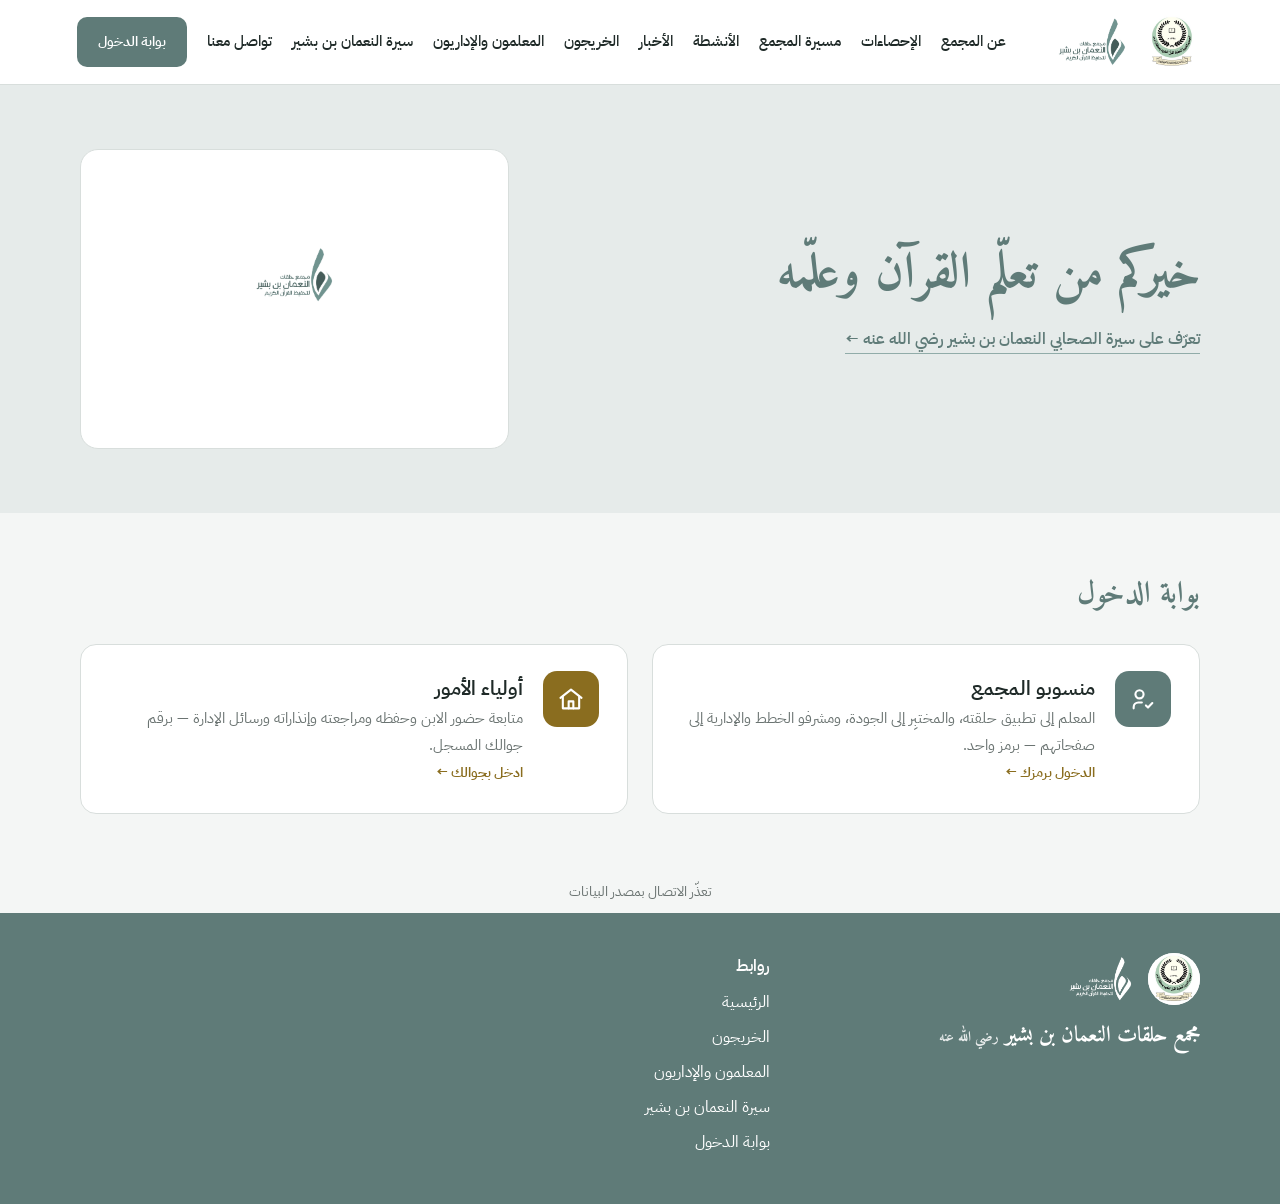
<file: index.html>
<!DOCTYPE html>
<html lang="ar" dir="rtl">
<head>
<meta charset="utf-8">
<meta name="viewport" content="width=device-width, initial-scale=1">
<title>مجمع حلقات النعمان بن بشير لتحفيظ القرآن الكريم</title>
<meta name="description" content="الصفحة الرسمية لمجمع حلقات النعمان بن بشير لتحفيظ القرآن الكريم — التابع للجمعية الخيرية لتحفيظ القرآن الكريم بمحافظة الرس">
<meta property="og:type" content="website">
<meta property="og:locale" content="ar_SA">
<meta property="og:site_name" content="مجمع حلقات النعمان بن بشير">
<meta property="og:title" content="مجمع حلقات النعمان بن بشير لتحفيظ القرآن الكريم">
<meta property="og:description" content="الصفحة الرسمية للمجمع: أرقامه، وأنشطته، وأخباره، وبوابة دخول المنسوبين وأولياء الأمور — التابع للجمعية الخيرية لتحفيظ القرآن الكريم بمحافظة الرس">
<meta property="og:url" content="https://ano3man25-max.github.io/nomaan-site/">
<meta property="og:image" content="https://ano3man25-max.github.io/nomaan-site/assets/og.png">
<meta property="og:image:width" content="1200">
<meta property="og:image:height" content="630">
<meta name="twitter:card" content="summary_large_image">
<link rel="icon" type="image/png" href="assets/logo-teal.png">
<link rel="preconnect" href="https://fonts.googleapis.com">
<link rel="stylesheet" href="https://fonts.googleapis.com/css2?family=Amiri:wght@400;700&family=IBM+Plex+Sans+Arabic:wght@400;500;600&display=swap">
<link rel="stylesheet" href="assets/site.css?v=13">
<script src="assets/config.js?v=3"></script>
</head>
<body data-page="home">

<header class="top">
  <div class="wrap">
    <a class="brand" href="index.html" aria-label="الرئيسية">
      <img class="assoc" src="assets/logo-association.png" alt="الجمعية الخيرية لتحفيظ القرآن الكريم بمحافظة الرس">
      <img class="cplx" src="assets/logo-teal.png" alt="مجمع حلقات النعمان بن بشير">
    </a>
    <nav class="main">
      <a href="#about">عن المجمع</a>
      <a href="#stats">الإحصاءات</a>
      <a href="#journey">مسيرة المجمع</a>
      <a href="#activities">الأنشطة</a>
      <a href="#news">الأخبار</a>
      <a href="graduates.html">الخريجون</a>
      <a href="staff.html">المعلمون والإداريون</a>
      <a href="nomaan.html">سيرة النعمان بن بشير</a>
      <a href="#contact">تواصل معنا</a>
    </nav>
    <a class="btn fill cta" id="ctaPortal" href="#portal">بوابة الدخول</a>
    <button class="menu-btn" type="button" aria-label="القائمة"><svg width="22" height="22" viewBox="0 0 24 24" fill="none" stroke="#1F2A28" stroke-width="2" stroke-linecap="round"><path d="M4 7h16M4 12h16M4 17h16"/></svg></button>
  </div>
</header>

<section class="hero">
  <div class="wrap">
    <div>
      <h1 id="headline">خيركم من تعلّم القرآن وعلّمه</h1>
      <p id="tagline" class="hide"></p>
      <a class="bio" href="nomaan.html">تعرّف على سيرة الصحابي النعمان بن بشير رضي الله عنه ←</a>
    </div>
    <div class="art" id="heroCard">
      <img src="assets/logo-teal.png" alt="" class="mini">
      <div class="assoc" data-assoc></div>
      <div class="today" id="heroToday"></div>
      <div class="mini-stats" id="heroStats"></div>
      <div class="founded" id="heroFounded"></div>
    </div>
  </div>
</section>

<section id="about" class="hide" data-sec="secWord">
  <div class="wrap">
    <div class="word" id="secWord">
      <div class="photo"><img id="supPhoto" src="assets/logo-teal.png" alt="" style="object-fit: contain; padding: 18px;"></div>
      <div>
        <div class="label">كلمة مدير المجمع</div>
        <p id="supWord"></p>
        <div class="mut" id="supName"></div>
      </div>
    </div>
  </div>
</section>

<section id="stats" class="alt hide" data-wrap="secStats">
  <div class="wrap" id="secStats">
    <div class="sec-head"><h2>المجمع في أرقام — هذا العام</h2><span class="mut">تُحدَّث يوميًا من سجلات الحلقات</span></div>
    <div class="stats-grid" id="statsYear"></div>
    <div class="since" id="sinceWrap">
      <div class="sec-head" style="margin-bottom: 16px"><h3 id="sinceHead">منذ التأسيس</h3><span class="mut">من سجلات الأعوام السابقة</span></div>
      <div class="stats-grid" id="statsSince"></div>
    </div>
  </div>
</section>

<!-- [موقع-13] قسم التسجيل بعد الإحصاءات مباشرة — لا زرَّ له في الترويسة.
     وزرُّه يفتح الصفحة في تبويب جديد لا في إطار، فالنموذج طويل والإطار يسجنه. -->
<section id="register" class="regsec hide">
  <div class="wrap">
    <div class="sec-head"><h2>التسجيل في المجمع</h2></div>
    <div class="reg-box">
      <div class="reg-txt">
        <p id="regIntro">يسعدنا انضمام أبنائكم إلى حلقات المجمع. اقرأ الشروط ثم ابدأ طلب التسجيل، وسيصلك الرد بعد مراجعة الإدارة.</p>
        <ul id="regConds" class="reg-conds"></ul>
      </div>
      <div class="reg-act">
        <a class="btn gold big" id="btnRegister" href="#" target="_blank" rel="noopener">ابدأ طلب التسجيل</a>
        <a class="reg-edit" id="btnRegEdit" href="#" target="_blank" rel="noopener">لديك طلب سابق؟ عدّله أو أكمله</a>
      </div>
    </div>
  </div>
</section>

<section id="journey" class="hide">
  <div class="wrap" id="secJourney">
    <div class="sec-head"><h2>مسيرة المجمع</h2><a href="graduates.html">خريجو المجمع ←</a></div>
    <div class="journey" id="journey"></div>
  </div>
</section>


<section id="portal">
  <div class="wrap">
    <div class="sec-head"><h2>بوابة الدخول</h2></div>
    <div class="portal-grid">
      <a class="card" id="lnkStaff" href="#" target="_blank" rel="noopener">
        <span class="ic"><svg width="28" height="28" viewBox="0 0 24 24" fill="none" stroke="#fff" stroke-width="1.8" stroke-linecap="round" stroke-linejoin="round"><path d="M4 20v-1a4 4 0 0 1 4-4h3"/><circle cx="9" cy="8" r="3.5"/><path d="M14.5 17.5l1.8 1.8L20 15.5"/></svg></span>
        <span><span class="h">منسوبو المجمع</span><br><span class="p">المعلم إلى تطبيق حلقته، والمختبِر إلى الجودة، ومشرفو الخطط والإدارية إلى صفحاتهم — برمز واحد.</span><br><span class="go">الدخول برمزك ←</span></span>
      </a>
      <a class="card" id="lnkParents" href="#" target="_blank" rel="noopener">
        <span class="ic gold"><svg width="28" height="28" viewBox="0 0 24 24" fill="none" stroke="#fff" stroke-width="1.8" stroke-linecap="round" stroke-linejoin="round"><path d="M3 11l9-7 9 7"/><path d="M5 10v10h14V10"/><path d="M10 20v-6h4v6"/></svg></span>
        <span><span class="h">أولياء الأمور</span><br><span class="p">متابعة حضور الابن وحفظه ومراجعته وإنذاراته ورسائل الإدارة — برقم جوالك المسجل.</span><br><span class="go">ادخل بجوالك ←</span></span>
      </a>
    </div>
  </div>
</section>

<section id="activities" class="alt hide">
  <div class="wrap" id="secActs">
    <div class="sec-head"><h2>أنشطة المجمع</h2></div>
    <div class="acts" id="acts"></div>
  </div>
</section>

<section id="news" class="hide">
  <div class="wrap" id="secNews">
    <div class="sec-head"><h2>آخر الأخبار</h2></div>
    <div id="news"></div>
  </div>
</section>

<div class="status" id="status">جارٍ تحميل البيانات…</div>

<footer class="foot" id="contact">
  <div class="wrap">
    <div>
      <div class="logos"><img class="assoc" src="assets/logo-association.png" alt=""><img src="assets/logo-white.png" alt=""></div>
      <div class="name">مجمع حلقات النعمان بن بشير <small style="font-size:0.65em;opacity:0.85;">رضي الله عنه</small></div>
      <div class="mut" style="color:#E6EBEA" data-assoc></div>
      <div class="tiny" data-copyright></div>
      <div class="tiny" id="creditDesign"></div>
      <div class="tiny" id="creditSponsor"></div>
    </div>
    <div id="fContact" class="hide">
      <div class="head">تواصل معنا</div>
      <div id="fAddress"></div>
      <div id="fPhone" dir="ltr" style="text-align:right"></div>
      <div id="fEmail" dir="ltr" style="text-align:right"></div>
    </div>
    <div>
      <div class="head">روابط</div>
      <a href="index.html">الرئيسية</a>
      <a id="lnkRegister" class="hide" href="#" target="_blank" rel="noopener">التسجيل</a>
      <a id="lnkSuggest" class="hide" href="#" target="_blank" rel="noopener">اقتراح أو ملاحظة</a>
      <a href="graduates.html">الخريجون</a>
      <a href="staff.html">المعلمون والإداريون</a>
      <a href="nomaan.html">سيرة النعمان بن بشير</a>
      <a href="index.html#portal">بوابة الدخول</a>
    </div>
  </div>
</footer>

<script src="assets/site.js?v=13"></script>
</body>
</html>
</file>
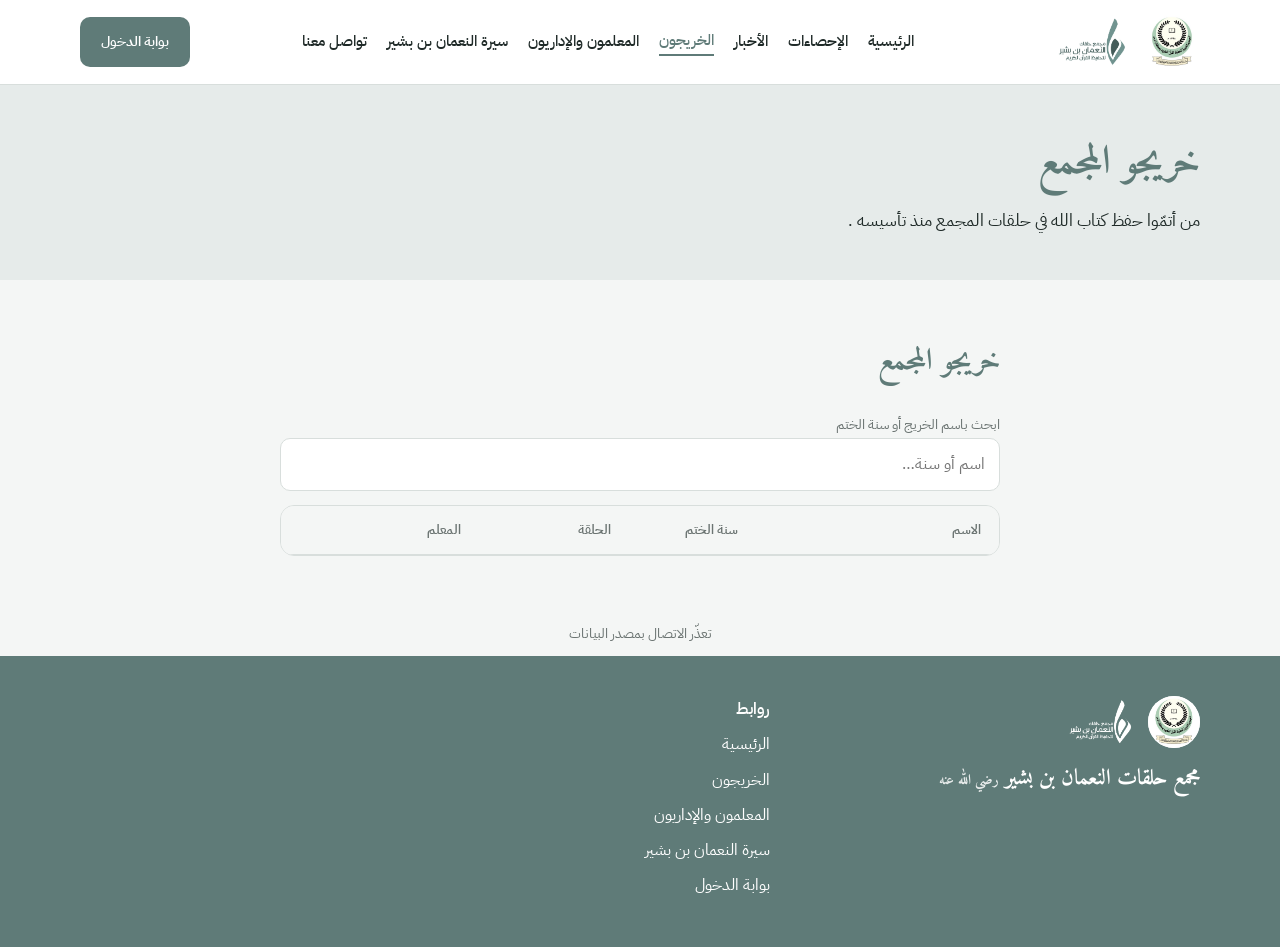
<file: graduates.html>
<!DOCTYPE html>
<html lang="ar" dir="rtl">
<head>
<meta charset="utf-8">
<meta name="viewport" content="width=device-width, initial-scale=1">
<title>الخريجون — مجمع حلقات النعمان بن بشير</title>
<meta property="og:type" content="website">
<meta property="og:locale" content="ar_SA">
<meta property="og:site_name" content="مجمع حلقات النعمان بن بشير">
<meta property="og:title" content="خريجو مجمع حلقات النعمان بن بشير">
<meta property="og:description" content="من أتمّوا حفظ كتاب الله في حلقات المجمع، ومن علّموا وأداروا وأشرفوا — وفاءً وشكرًا">
<meta property="og:url" content="https://ano3man25-max.github.io/nomaan-site/graduates.html">
<meta property="og:image" content="https://ano3man25-max.github.io/nomaan-site/assets/og.png">
<meta property="og:image:width" content="1200">
<meta property="og:image:height" content="630">
<meta name="twitter:card" content="summary_large_image">
<link rel="icon" type="image/png" href="assets/logo-teal.png">
<link rel="preconnect" href="https://fonts.googleapis.com">
<link rel="stylesheet" href="https://fonts.googleapis.com/css2?family=Amiri:wght@400;700&family=IBM+Plex+Sans+Arabic:wght@400;500;600&display=swap">
<link rel="stylesheet" href="assets/site.css?v=11">
<script src="assets/config.js?v=3"></script>
</head>
<body data-page="graduates">

<header class="top">
  <div class="wrap">
    <a class="brand" href="index.html" aria-label="الرئيسية">
      <img class="assoc" src="assets/logo-association.png" alt="الجمعية الخيرية لتحفيظ القرآن الكريم بمحافظة الرس">
      <img class="cplx" src="assets/logo-teal.png" alt="مجمع حلقات النعمان بن بشير">
    </a>
    <nav class="main">
      <a href="index.html">الرئيسية</a>
      <a href="index.html#stats">الإحصاءات</a>
      <a href="index.html#news">الأخبار</a>
      <a class="on" href="graduates.html">الخريجون</a>
      <a href="staff.html">المعلمون والإداريون</a>
      <a href="nomaan.html">سيرة النعمان بن بشير</a>
      <a href="index.html#contact">تواصل معنا</a>
    </nav>
    <a class="btn fill cta" href="index.html#portal">بوابة الدخول</a>
    <button class="menu-btn" type="button" aria-label="القائمة"><svg width="22" height="22" viewBox="0 0 24 24" fill="none" stroke="#1F2A28" stroke-width="2" stroke-linecap="round"><path d="M4 7h16M4 12h16M4 17h16"/></svg></button>
  </div>
</header>

<div class="band">
  <div class="wrap">
    <h1>خريجو المجمع</h1>
    <p>من أتمّوا حفظ كتاب الله في حلقات المجمع منذ تأسيسه <span id="foundedYear"></span>.</p>
  </div>
</div>

<section>
  <div class="wrap" style="max-width: 760px">
    <div class="sec-head"><h2>خريجو المجمع</h2><span class="mut" id="gradCount"></span></div>
    <label class="mut" for="gradSearch">ابحث باسم الخريج أو سنة الختم</label>
    <input class="search" id="gradSearch" type="search" placeholder="اسم أو سنة…">
    <div class="tbl">
      <div class="row head"><div>الاسم</div><div>سنة الختم</div><div>الحلقة</div><div class="tch">المعلم</div></div>
      <div id="grads"></div>
    </div>
  </div>
</section>
<div class="status" id="status">جارٍ تحميل البيانات…</div>

<footer class="foot" id="contact">
  <div class="wrap">
    <div>
      <div class="logos"><img class="assoc" src="assets/logo-association.png" alt=""><img src="assets/logo-white.png" alt=""></div>
      <div class="name">مجمع حلقات النعمان بن بشير <small style="font-size:0.65em;opacity:0.85;">رضي الله عنه</small></div>
      <div class="mut" style="color:#E6EBEA" data-assoc></div>
      <div class="tiny" data-copyright></div>
      <div class="tiny" id="creditDesign"></div>
      <div class="tiny" id="creditSponsor"></div>
    </div>
    <div id="fContact" class="hide">
      <div class="head">تواصل معنا</div>
      <div id="fAddress"></div>
      <div id="fPhone" dir="ltr" style="text-align:right"></div>
      <div id="fEmail" dir="ltr" style="text-align:right"></div>
    </div>
    <div>
      <div class="head">روابط</div>
      <a href="index.html">الرئيسية</a>
      <a id="lnkRegister" class="hide" href="#" target="_blank" rel="noopener">طلب تسجيل طالب</a>
      <a id="lnkSuggest" class="hide" href="#" target="_blank" rel="noopener">اقتراح أو ملاحظة</a>
      <a href="graduates.html">الخريجون</a>
      <a href="staff.html">المعلمون والإداريون</a>
      <a href="nomaan.html">سيرة النعمان بن بشير</a>
      <a href="index.html#portal">بوابة الدخول</a>
    </div>
  </div>
</footer>

<script src="assets/site.js?v=11"></script>
</body>
</html>
</file>
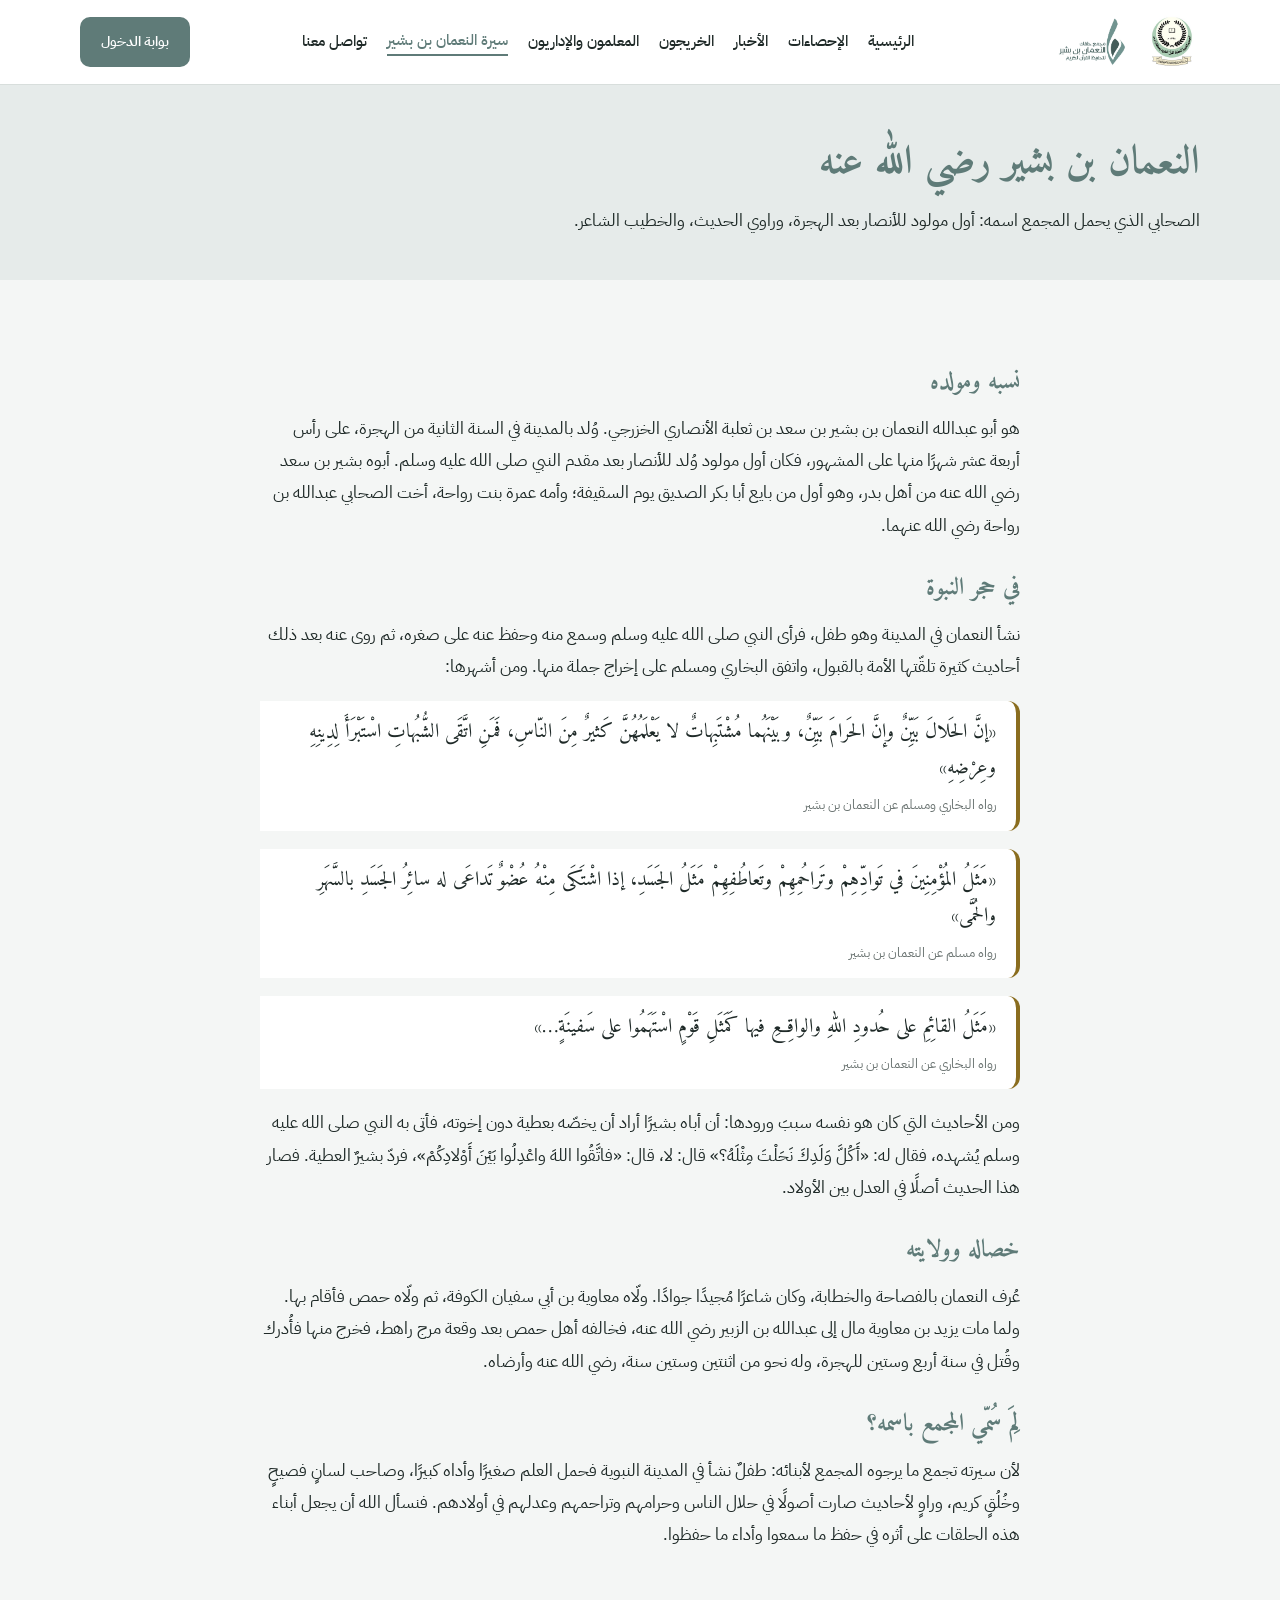
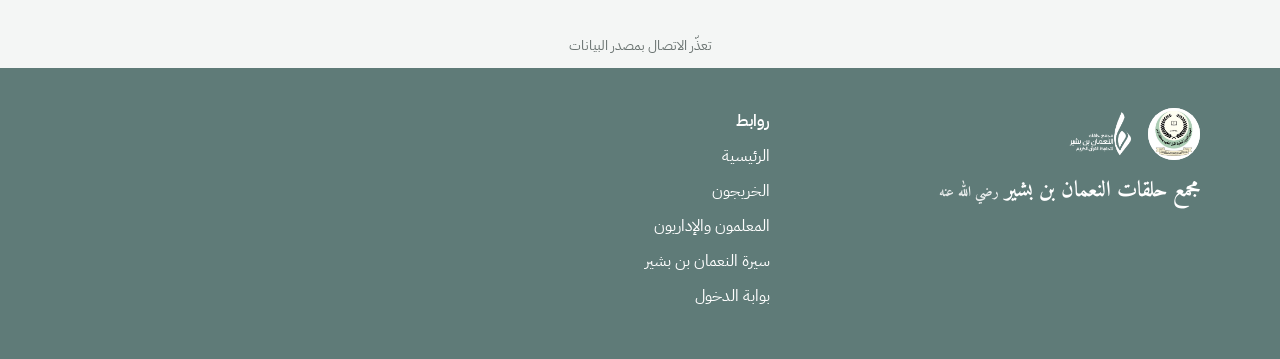
<file: nomaan.html>
<!DOCTYPE html>
<html lang="ar" dir="rtl">
<head>
<meta charset="utf-8">
<meta name="viewport" content="width=device-width, initial-scale=1">
<title>سيرة الصحابي النعمان بن بشير رضي الله عنه — مجمع حلقات النعمان</title>
<meta property="og:type" content="website">
<meta property="og:locale" content="ar_SA">
<meta property="og:site_name" content="مجمع حلقات النعمان بن بشير">
<meta property="og:title" content="سيرة الصحابي النعمان بن بشير رضي الله عنه">
<meta property="og:description" content="سيرة مختصرة للصحابي الذي سُمّي المجمع باسمه: أول مولود للأنصار بعد الهجرة، راوي الحديث، الخطيب الشاعر">
<meta property="og:url" content="https://ano3man25-max.github.io/nomaan-site/nomaan.html">
<meta property="og:image" content="https://ano3man25-max.github.io/nomaan-site/assets/og.png">
<meta property="og:image:width" content="1200">
<meta property="og:image:height" content="630">
<meta name="twitter:card" content="summary_large_image">
<link rel="icon" type="image/png" href="assets/logo-teal.png">
<link rel="preconnect" href="https://fonts.googleapis.com">
<link rel="stylesheet" href="https://fonts.googleapis.com/css2?family=Amiri:wght@400;700&family=IBM+Plex+Sans+Arabic:wght@400;500;600&display=swap">
<link rel="stylesheet" href="assets/site.css?v=11">
<script src="assets/config.js?v=3"></script>
</head>
<body data-page="nomaan">

<header class="top">
  <div class="wrap">
    <a class="brand" href="index.html" aria-label="الرئيسية">
      <img class="assoc" src="assets/logo-association.png" alt="الجمعية الخيرية لتحفيظ القرآن الكريم بمحافظة الرس">
      <img class="cplx" src="assets/logo-teal.png" alt="مجمع حلقات النعمان بن بشير">
    </a>
    <nav class="main">
      <a href="index.html">الرئيسية</a>
      <a href="index.html#stats">الإحصاءات</a>
      <a href="index.html#news">الأخبار</a>
      <a href="graduates.html">الخريجون</a>
      <a href="staff.html">المعلمون والإداريون</a>
      <a class="on" href="nomaan.html">سيرة النعمان بن بشير</a>
      <a href="index.html#contact">تواصل معنا</a>
    </nav>
    <a class="btn fill cta" href="index.html#portal">بوابة الدخول</a>
    <button class="menu-btn" type="button" aria-label="القائمة"><svg width="22" height="22" viewBox="0 0 24 24" fill="none" stroke="#1F2A28" stroke-width="2" stroke-linecap="round"><path d="M4 7h16M4 12h16M4 17h16"/></svg></button>
  </div>
</header>

<div class="band">
  <div class="wrap">
    <h1>النعمان بن بشير رضي الله عنه</h1>
    <p>الصحابي الذي يحمل المجمع اسمه: أول مولود للأنصار بعد الهجرة، وراوي الحديث، والخطيب الشاعر.</p>
  </div>
</div>

<section>
  <div class="wrap bio-wrap">
    <h3>نسبه ومولده</h3>
    <p>هو أبو عبدالله النعمان بن بشير بن سعد بن ثعلبة الأنصاري الخزرجي. وُلد بالمدينة في السنة الثانية من الهجرة، على رأس أربعة عشر شهرًا منها على المشهور، فكان أول مولود وُلد للأنصار بعد مقدم النبي صلى الله عليه وسلم. أبوه بشير بن سعد رضي الله عنه من أهل بدر، وهو أول من بايع أبا بكر الصديق يوم السقيفة؛ وأمه عمرة بنت رواحة، أخت الصحابي عبدالله بن رواحة رضي الله عنهما.</p>

    <h3>في حجر النبوة</h3>
    <p>نشأ النعمان في المدينة وهو طفل، فرأى النبي صلى الله عليه وسلم وسمع منه وحفظ عنه على صغره، ثم روى عنه بعد ذلك أحاديث كثيرة تلقّتها الأمة بالقبول، واتفق البخاري ومسلم على إخراج جملة منها. ومن أشهرها:</p>
    <blockquote>«إنَّ الحَلالَ بَيِّنٌ وإنَّ الحَرامَ بَيِّنٌ، وبَيْنَهُما مُشْتَبِهاتٌ لا يَعْلَمُهُنَّ كَثيرٌ مِنَ النّاسِ، فَمَنِ اتَّقَى الشُّبُهاتِ اسْتَبْرَأَ لِدِينِهِ وعِرْضِهِ»<cite>رواه البخاري ومسلم عن النعمان بن بشير</cite></blockquote>
    <blockquote>«مَثَلُ المُؤْمِنِينَ في تَوادِّهِمْ وتَراحُمِهِمْ وتَعاطُفِهِمْ مَثَلُ الجَسَدِ، إذا اشْتَكَى مِنْهُ عُضْوٌ تَداعَى له سائِرُ الجَسَدِ بالسَّهَرِ والحُمَّى»<cite>رواه مسلم عن النعمان بن بشير</cite></blockquote>
    <blockquote>«مَثَلُ القائِمِ على حُدودِ اللهِ والواقِعِ فيها كَمَثَلِ قَوْمٍ اسْتَهَمُوا على سَفينَةٍ…»<cite>رواه البخاري عن النعمان بن بشير</cite></blockquote>
    <p>ومن الأحاديث التي كان هو نفسه سببَ ورودها: أن أباه بشيرًا أراد أن يخصّه بعطية دون إخوته، فأتى به النبي صلى الله عليه وسلم يُشهده، فقال له: «أَكُلَّ وَلَدِكَ نَحَلْتَ مِثْلَهُ؟» قال: لا، قال: «فاتَّقُوا اللهَ واعْدِلُوا بَيْنَ أَوْلادِكُمْ»، فردّ بشيرٌ العطية. فصار هذا الحديث أصلًا في العدل بين الأولاد.</p>

    <h3>خصاله وولايته</h3>
    <p>عُرف النعمان بالفصاحة والخطابة، وكان شاعرًا مُجيدًا جوادًا. ولّاه معاوية بن أبي سفيان الكوفة، ثم ولّاه حمص فأقام بها. ولما مات يزيد بن معاوية مال إلى عبدالله بن الزبير رضي الله عنه، فخالفه أهل حمص بعد وقعة مرج راهط، فخرج منها فأُدرك وقُتل في سنة أربع وستين للهجرة، وله نحو من اثنتين وستين سنة، رضي الله عنه وأرضاه.</p>

    <h3>لِمَ سُمّي المجمع باسمه؟</h3>
    <p>لأن سيرته تجمع ما يرجوه المجمع لأبنائه: طفلٌ نشأ في المدينة النبوية فحمل العلم صغيرًا وأداه كبيرًا، وصاحب لسانٍ فصيحٍ وخُلُقٍ كريم، وراوٍ لأحاديث صارت أصولًا في حلال الناس وحرامهم وتراحمهم وعدلهم في أولادهم. فنسأل الله أن يجعل أبناء هذه الحلقات على أثره في حفظ ما سمعوا وأداء ما حفظوا.</p>
  </div>
</section>

<div class="status" id="status"></div>

<footer class="foot" id="contact">
  <div class="wrap">
    <div>
      <div class="logos"><img class="assoc" src="assets/logo-association.png" alt=""><img src="assets/logo-white.png" alt=""></div>
      <div class="name">مجمع حلقات النعمان بن بشير <small style="font-size:0.65em;opacity:0.85;">رضي الله عنه</small></div>
      <div class="mut" style="color:#E6EBEA" data-assoc></div>
      <div class="tiny" data-copyright></div>
      <div class="tiny" id="creditDesign"></div>
      <div class="tiny" id="creditSponsor"></div>
    </div>
    <div id="fContact" class="hide">
      <div class="head">تواصل معنا</div>
      <div id="fAddress"></div>
      <div id="fPhone" dir="ltr" style="text-align:right"></div>
      <div id="fEmail" dir="ltr" style="text-align:right"></div>
    </div>
    <div>
      <div class="head">روابط</div>
      <a href="index.html">الرئيسية</a>
      <a id="lnkRegister" class="hide" href="#" target="_blank" rel="noopener">طلب تسجيل طالب</a>
      <a id="lnkSuggest" class="hide" href="#" target="_blank" rel="noopener">اقتراح أو ملاحظة</a>
      <a href="graduates.html">الخريجون</a>
      <a href="staff.html">المعلمون والإداريون</a>
      <a href="nomaan.html">سيرة النعمان بن بشير</a>
      <a href="index.html#portal">بوابة الدخول</a>
    </div>
  </div>
</footer>

<script src="assets/site.js?v=11"></script>
</body>
</html>
</file>
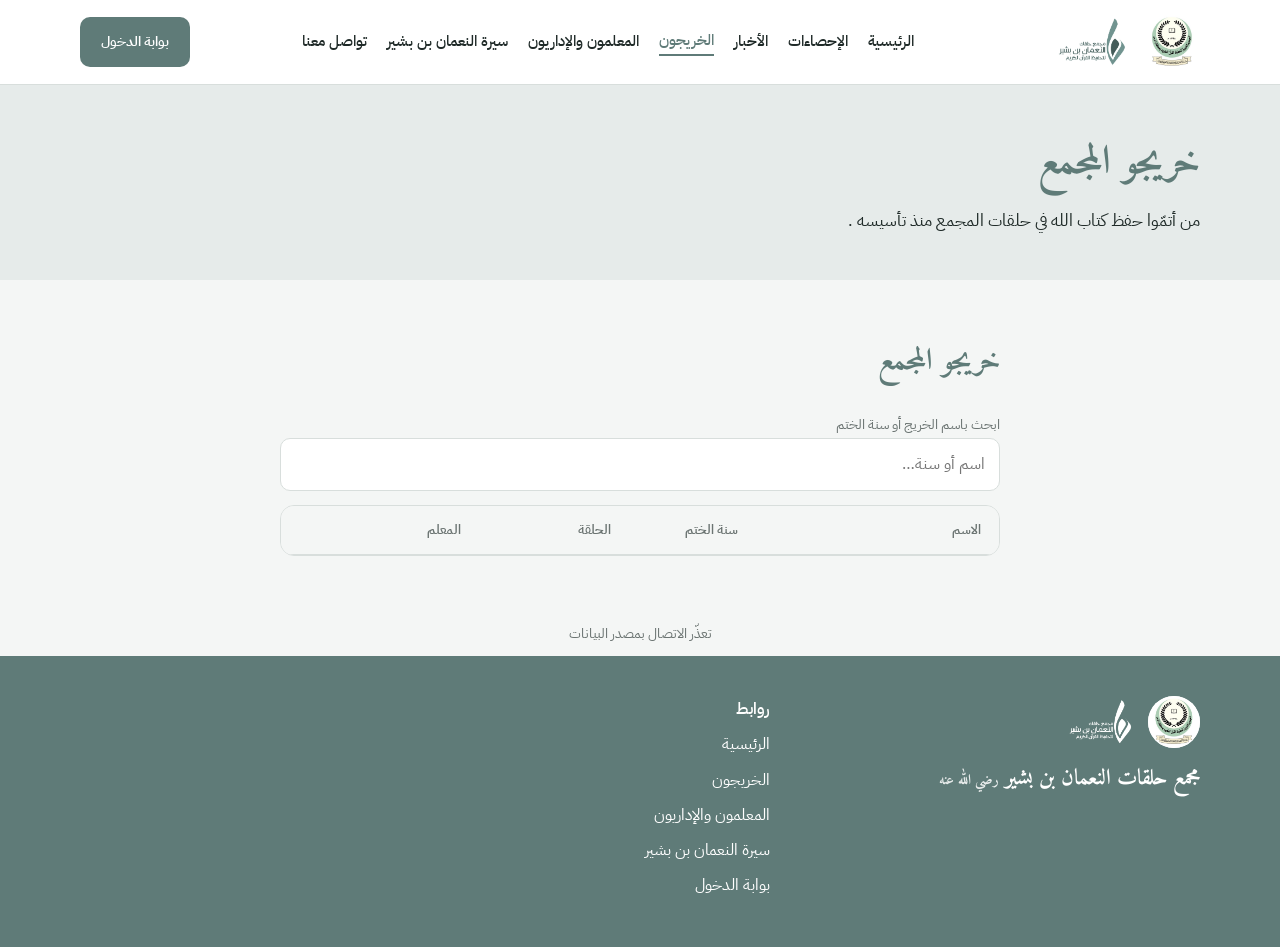
<file: record.html>
<!DOCTYPE html>
<html lang="ar" dir="rtl"><head><meta charset="utf-8"><meta http-equiv="refresh" content="0; url=graduates.html"><title>الخريجون</title></head><body><a href="graduates.html">انتقل إلى صفحة الخريجين</a></body></html>
</file>
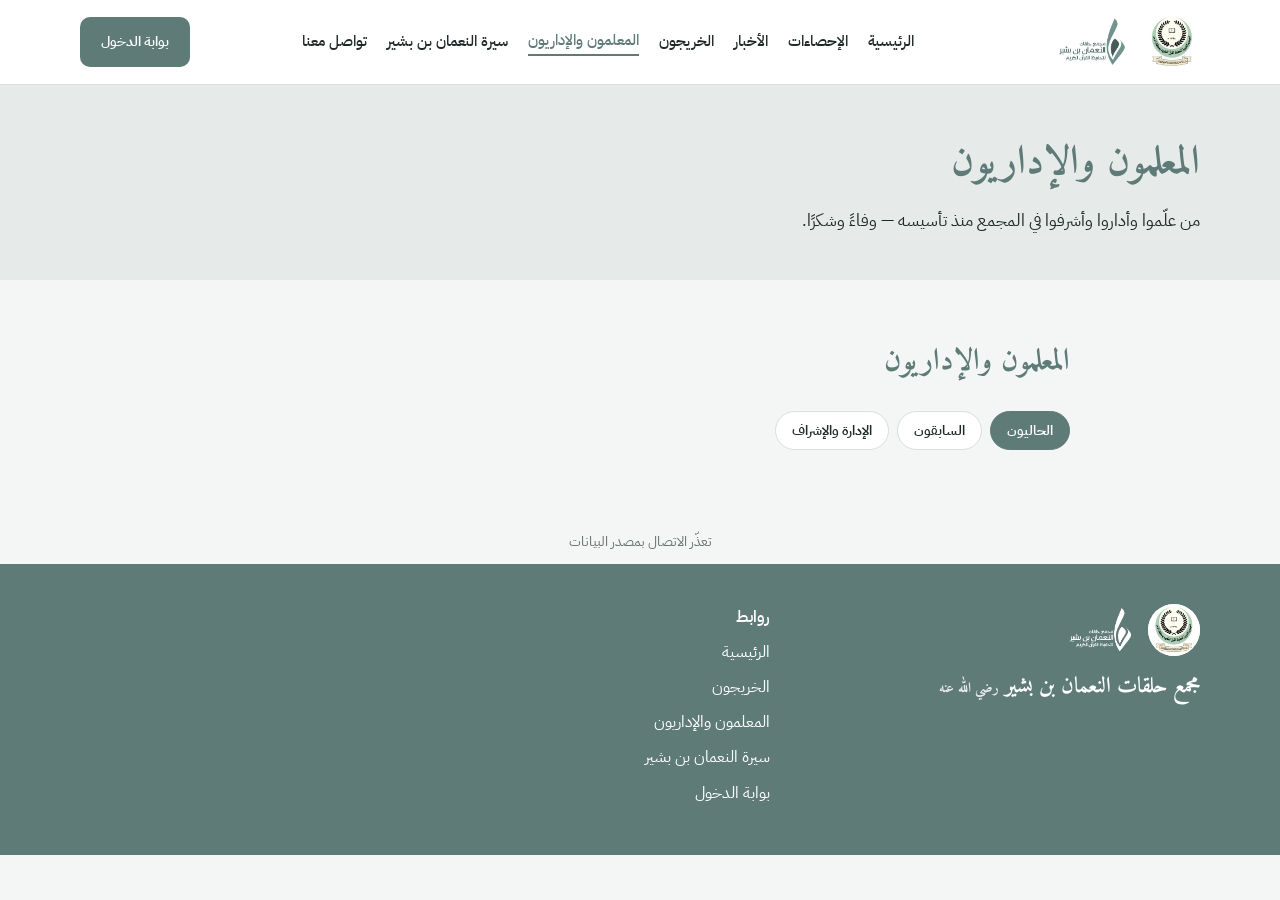
<file: staff.html>
<!DOCTYPE html>
<html lang="ar" dir="rtl">
<head>
<meta charset="utf-8">
<meta name="viewport" content="width=device-width, initial-scale=1">
<title>المعلمون والإداريون — مجمع حلقات النعمان بن بشير</title>
<meta property="og:type" content="website">
<meta property="og:locale" content="ar_SA">
<meta property="og:site_name" content="مجمع حلقات النعمان بن بشير">
<meta property="og:title" content="معلمو مجمع حلقات النعمان بن بشير وإداريوه">
<meta property="og:description" content="من أتمّوا حفظ كتاب الله في حلقات المجمع، ومن علّموا وأداروا وأشرفوا — وفاءً وشكرًا">
<meta property="og:url" content="https://ano3man25-max.github.io/nomaan-site/staff.html">
<meta property="og:image" content="https://ano3man25-max.github.io/nomaan-site/assets/og.png">
<meta property="og:image:width" content="1200">
<meta property="og:image:height" content="630">
<meta name="twitter:card" content="summary_large_image">
<link rel="icon" type="image/png" href="assets/logo-teal.png">
<link rel="preconnect" href="https://fonts.googleapis.com">
<link rel="stylesheet" href="https://fonts.googleapis.com/css2?family=Amiri:wght@400;700&family=IBM+Plex+Sans+Arabic:wght@400;500;600&display=swap">
<link rel="stylesheet" href="assets/site.css?v=11">
<script src="assets/config.js?v=3"></script>
</head>
<body data-page="staff">

<header class="top">
  <div class="wrap">
    <a class="brand" href="index.html" aria-label="الرئيسية">
      <img class="assoc" src="assets/logo-association.png" alt="الجمعية الخيرية لتحفيظ القرآن الكريم بمحافظة الرس">
      <img class="cplx" src="assets/logo-teal.png" alt="مجمع حلقات النعمان بن بشير">
    </a>
    <nav class="main">
      <a href="index.html">الرئيسية</a>
      <a href="index.html#stats">الإحصاءات</a>
      <a href="index.html#news">الأخبار</a>
      <a href="graduates.html">الخريجون</a>
      <a class="on" href="staff.html">المعلمون والإداريون</a>
      <a href="nomaan.html">سيرة النعمان بن بشير</a>
      <a href="index.html#contact">تواصل معنا</a>
    </nav>
    <a class="btn fill cta" href="index.html#portal">بوابة الدخول</a>
    <button class="menu-btn" type="button" aria-label="القائمة"><svg width="22" height="22" viewBox="0 0 24 24" fill="none" stroke="#1F2A28" stroke-width="2" stroke-linecap="round"><path d="M4 7h16M4 12h16M4 17h16"/></svg></button>
  </div>
</header>

<div class="band">
  <div class="wrap">
    <h1>المعلمون والإداريون</h1>
    <p>من علّموا وأداروا وأشرفوا في المجمع منذ تأسيسه — وفاءً وشكرًا.</p>
  </div>
</div>

<section>
  <div class="wrap" style="max-width: 900px">
    <div class="sec-head"><h2>المعلمون والإداريون</h2><span class="mut" id="staffCount"></span></div>
    <div class="chips">
      <button class="chip on" type="button" data-sec="الحاليون">الحاليون</button>
      <button class="chip" type="button" data-sec="السابقون">السابقون</button>
      <button class="chip" type="button" data-sec="الإدارة والإشراف">الإدارة والإشراف</button>
    </div>
    <div class="people" id="people"></div>
  </div>
</section>
<div class="status" id="status">جارٍ تحميل البيانات…</div>

<footer class="foot" id="contact">
  <div class="wrap">
    <div>
      <div class="logos"><img class="assoc" src="assets/logo-association.png" alt=""><img src="assets/logo-white.png" alt=""></div>
      <div class="name">مجمع حلقات النعمان بن بشير <small style="font-size:0.65em;opacity:0.85;">رضي الله عنه</small></div>
      <div class="mut" style="color:#E6EBEA" data-assoc></div>
      <div class="tiny" data-copyright></div>
      <div class="tiny" id="creditDesign"></div>
      <div class="tiny" id="creditSponsor"></div>
    </div>
    <div id="fContact" class="hide">
      <div class="head">تواصل معنا</div>
      <div id="fAddress"></div>
      <div id="fPhone" dir="ltr" style="text-align:right"></div>
      <div id="fEmail" dir="ltr" style="text-align:right"></div>
    </div>
    <div>
      <div class="head">روابط</div>
      <a href="index.html">الرئيسية</a>
      <a id="lnkRegister" class="hide" href="#" target="_blank" rel="noopener">طلب تسجيل طالب</a>
      <a id="lnkSuggest" class="hide" href="#" target="_blank" rel="noopener">اقتراح أو ملاحظة</a>
      <a href="graduates.html">الخريجون</a>
      <a href="staff.html">المعلمون والإداريون</a>
      <a href="nomaan.html">سيرة النعمان بن بشير</a>
      <a href="index.html#portal">بوابة الدخول</a>
    </div>
  </div>
</footer>

<script src="assets/site.js?v=11"></script>
</body>
</html>
</file>
<file: assets/site.css>
:root {
  --primary: #5F7B78; --primary-deep: #4B625F; --primary-soft: #E6EBEA; --primary-light: #91ACA9;
  --accent: #8A6D1F; --ground: #F4F6F5; --surface: #FFFFFF; --ink: #1F2A28; --muted: #6B7472; --line: #D8DEDC;
  --serif: 'Amiri', 'Times New Roman', serif; --sans: 'IBM Plex Sans Arabic', 'Segoe UI', Tahoma, Arial, sans-serif;
}
* { box-sizing: border-box; }
html { scroll-behavior: smooth; }
body { margin: 0; background: var(--ground); color: var(--ink); font-family: var(--sans); font-size: 16px; line-height: 1.7; }
a { color: var(--primary); }
a:hover { color: var(--primary-deep); }
img { max-width: 100%; }
.wrap { max-width: 1160px; margin: 0 auto; padding: 0 20px; }
.hide { display: none !important; }
.serif { font-family: var(--serif); }
h1, h2, h3 { font-family: var(--serif); font-weight: 700; margin: 0; color: var(--primary); }
h2 { font-size: 30px; }
h3 { font-size: 22px; color: var(--accent); }
.mut { color: var(--muted); font-size: 14px; }
.btn { display: inline-flex; align-items: center; justify-content: center; gap: 8px; min-height: 46px; padding: 12px 22px; border-radius: 10px; font-weight: 600; text-decoration: none; border: 1.5px solid transparent; font-size: 15px; white-space: nowrap; }
.btn.fill { background: var(--primary); color: #fff; }
.btn.fill:hover { background: var(--primary-deep); color: #fff; }
.btn.line { border-color: var(--primary); color: var(--primary); background: transparent; }
.btn.line:hover { background: var(--primary-soft); }
.btn.sm { min-height: 38px; padding: 8px 14px; font-size: 14px; }

/* الرأس */
header.top { background: var(--surface); border-bottom: 1px solid var(--line); position: sticky; top: 0; z-index: 20; }
header.top .wrap { display: flex; align-items: center; justify-content: space-between; gap: 20px; min-height: 84px; }
header.top .cta { flex: 0 0 auto; padding: 12px 20px; font-size: 14px; }
.brand { display: flex; align-items: center; gap: 14px; text-decoration: none; color: var(--ink); flex: 0 0 auto; }
.brand img.assoc { width: 56px; height: 56px; object-fit: contain; border-radius: 50%; background: #fff; }
.brand img.cplx { height: 56px; width: auto; }
.brand .name { font-family: var(--serif); font-size: 22px; font-weight: 700; color: var(--primary); line-height: 1.2; white-space: nowrap; }
.brand .sub { font-size: 12px; color: var(--muted); }
nav.main { display: flex; align-items: center; gap: 20px; font-size: 15px; font-weight: 500; margin-inline-start: 28px; flex: 1 1 auto; justify-content: center; }
nav.main a { color: var(--ink); text-decoration: none; white-space: nowrap; }
nav.main a.on { color: var(--primary); border-bottom: 2px solid var(--primary); }
.menu-btn { display: none; width: 44px; height: 44px; border: 1px solid var(--line); background: #fff; border-radius: 10px; cursor: pointer; align-items: center; justify-content: center; }

/* الأقسام */
section { padding: 56px 0; }
section.alt { background: var(--surface); border-top: 1px solid var(--line); border-bottom: 1px solid var(--line); }
.sec-head { display: flex; align-items: baseline; justify-content: space-between; gap: 16px; margin-bottom: 24px; flex-wrap: wrap; }

.hero { background: var(--primary-soft); padding: 64px 0; }
.hero .wrap { display: grid; grid-template-columns: 1.2fr 0.8fr; gap: 48px; align-items: center; }
.hero .bism { font-size: 14px; letter-spacing: 1px; color: var(--muted); }
.hero h1 { font-size: 50px; line-height: 1.25; margin: 0 0 12px; }
.hero .hero-name { font-family: var(--serif); font-size: 26px; color: var(--ink); margin-bottom: 10px; }
.hero a.bio { display: inline-block; margin-top: 8px; font-weight: 600; text-decoration: none; border-bottom: 1.5px solid var(--primary-light); }
.hero p { font-size: 18px; margin: 0 0 22px; }
.hero .actions { display: flex; gap: 14px; flex-wrap: wrap; }
.hero .art { min-height: 300px; border-radius: 18px; background: var(--surface); border: 1px solid var(--line); display: flex; flex-direction: column; justify-content: center; align-items: center; text-align: center; gap: 12px; padding: 28px 30px; }
.hero .art img.mini { height: 64px; width: auto; }
.hero .art .assoc { font-size: 14px; color: var(--muted); }
.hero .art .today { font-family: var(--serif); font-size: 22px; color: var(--primary); font-weight: 700; }
.hero .art .mini-stats { display: flex; gap: 22px; flex-wrap: wrap; justify-content: center; }
.hero .art .mini-stats div { font-size: 14px; color: var(--muted); }
.hero .art .mini-stats b { display: block; font-family: var(--serif); font-size: 28px; color: var(--primary); line-height: 1.1; }
.hero .art .founded { font-size: 14px; color: var(--accent); font-weight: 600; }

.word { display: flex; gap: 40px; align-items: center; }
.word .photo { width: 160px; height: 160px; border-radius: 50%; flex-shrink: 0; background: var(--primary-soft); border: 1px solid var(--line); display: flex; align-items: center; justify-content: center; overflow: hidden; }
.word .photo img { width: 100%; height: 100%; object-fit: cover; }
.word .label { font-size: 14px; font-weight: 600; color: var(--accent); }
.word p { font-family: var(--serif); font-size: 23px; line-height: 1.75; margin: 12px 0; }

.stats-grid { display: grid; grid-template-columns: repeat(4, minmax(0, 1fr)); gap: 24px; }
.stat { padding: 20px 24px; border: 1px solid var(--line); border-radius: 14px; background: var(--surface); text-align: center; }
.stat.soft { background: var(--ground); }
.stat .n { font-family: var(--serif); font-size: 42px; font-weight: 700; color: var(--primary); line-height: 1.1; }
.stat.soft .n { color: var(--accent); }
.stat .l { font-size: 15px; color: var(--muted); }
.since { margin-top: 28px; }

.journey { display: grid; grid-template-columns: repeat(4, minmax(0, 1fr)); gap: 0; }
.stop { padding: 14px 12px 0; border-top: 3px solid var(--line); }
.stop.first { border-top-color: var(--primary); }
.stop.last { border-top-color: var(--accent); }
.stop .y { font-family: var(--serif); font-size: 26px; font-weight: 700; color: var(--primary); }
.stop.last .y { color: var(--accent); }
.stop .t { font-weight: 600; font-size: 16px; }
.stop .d { font-size: 14px; color: var(--muted); }

.portal-grid { display: grid; grid-template-columns: repeat(2, minmax(0, 1fr)); gap: 24px; }
.card { background: var(--surface); border: 1px solid var(--line); border-radius: 16px; padding: 26px 28px; display: flex; gap: 20px; align-items: flex-start; text-decoration: none; color: var(--ink); }
.card:hover { border-color: var(--primary-light); color: var(--ink); }
.card .ic { width: 56px; height: 56px; border-radius: 14px; background: var(--primary); display: flex; align-items: center; justify-content: center; flex-shrink: 0; }
.card .ic.gold { background: var(--accent); }
.card .h { font-size: 20px; font-weight: 600; }
.card .p { font-size: 15px; color: var(--muted); margin: 6px 0 8px; }
.card .go { font-size: 14px; font-weight: 600; color: var(--accent); }
.card.soon { opacity: 0.85; }
.card.soon .go { color: var(--muted); }

.acts { display: grid; grid-template-columns: repeat(3, minmax(0, 1fr)); gap: 24px; }
.act { border: 1px solid var(--line); border-radius: 14px; overflow: hidden; background: var(--surface); display: flex; flex-direction: column; }
.act .cover { height: 170px; background: var(--primary-soft); display: flex; align-items: center; justify-content: center; color: var(--muted); font-size: 14px; }
.act .cover img { width: 100%; height: 100%; object-fit: cover; }
.act .body { padding: 16px 18px; text-align: center; }
.act .date { font-size: 13px; color: var(--accent); font-weight: 600; }
.act .title { font-size: 17px; font-weight: 600; margin: 4px 0; }

.news-item { display: flex; gap: 28px; align-items: baseline; padding: 16px 0; border-bottom: 1px solid var(--line); }
.news-item:last-child { border-bottom: 0; }
.news-item .date { width: 120px; flex-shrink: 0; font-size: 14px; color: var(--accent); font-weight: 600; }
.news-item .title { font-size: 18px; font-weight: 600; }
.news-item .text { font-size: 15px; color: var(--muted); }

footer.foot { background: var(--primary); color: #fff; padding: 40px 0; }
footer.foot .wrap { display: grid; grid-template-columns: 1.2fr 1fr 1fr; gap: 40px; }
footer.foot a { color: #fff; text-decoration: none; display: block; margin-bottom: 8px; }
footer.foot .logos { display: flex; gap: 12px; align-items: center; margin-bottom: 12px; }
footer.foot .logos img { height: 52px; width: auto; }
footer.foot .logos img.assoc { width: 52px; height: 52px; border-radius: 50%; background: #fff; object-fit: contain; }
footer.foot .name { font-family: var(--serif); font-size: 22px; font-weight: 700; }
footer.foot .tiny { font-size: 13px; color: var(--line); margin-top: 8px; }
footer.foot .head { font-weight: 600; margin-bottom: 8px; }

/* صفحة السجل */
.band { background: var(--primary-soft); padding: 44px 0; }
.band h1 { font-size: 40px; }
.band p { font-size: 17px; margin: 10px 0 0; max-width: 760px; }
.two { display: grid; grid-template-columns: repeat(2, minmax(0, 1fr)); gap: 40px; }
.tbl { background: var(--surface); border: 1px solid var(--line); border-radius: 14px; overflow: hidden; }
.tbl .row { display: grid; grid-template-columns: 2fr 1fr 1.2fr 1.4fr; gap: 12px; padding: 13px 18px; border-bottom: 1px solid var(--line); font-size: 15px; }
.tbl .row:last-child { border-bottom: 0; }
.tbl .row.head { background: var(--ground); color: var(--muted); font-size: 13px; font-weight: 600; }
.tbl .row .nm { font-weight: 600; }
input.search { width: 100%; padding: 12px 14px; border: 1px solid var(--line); border-radius: 10px; font: inherit; background: #fff; margin-bottom: 14px; }
.chips { display: flex; gap: 8px; flex-wrap: wrap; margin-bottom: 14px; }
.chip { border: 1px solid var(--line); background: #fff; color: var(--ink); padding: 8px 16px; border-radius: 20px; font-size: 14px; font-weight: 600; cursor: pointer; font-family: inherit; }
.chip.on { background: var(--primary); color: #fff; border-color: var(--primary); }
.people { display: grid; grid-template-columns: repeat(2, minmax(0, 1fr)); gap: 12px; }
.person { background: var(--surface); border: 1px solid var(--line); border-radius: 14px; padding: 16px 18px; display: flex; gap: 14px; align-items: center; }
.person .av { width: 48px; height: 48px; border-radius: 50%; background: var(--primary-soft); color: var(--primary); display: flex; align-items: center; justify-content: center; font-weight: 700; flex-shrink: 0; }
.person .nm { font-size: 16px; font-weight: 600; }
.person .rl { font-size: 13px; color: var(--accent); font-weight: 600; }
.person .yr { font-size: 13px; color: var(--muted); }
.empty { color: var(--muted); font-size: 15px; padding: 14px 0; }
.status { text-align: center; color: var(--muted); font-size: 14px; padding: 10px; }

@media (max-width: 1150px) {
  nav.main { gap: 14px; font-size: 14px; margin-inline-start: 20px; }
  header.top .cta { padding: 11px 14px; font-size: 13px; }
}
@media (max-width: 900px) {
  header.top .wrap { min-height: 64px; }
  .brand { gap: 8px; }
  .brand img.assoc { width: 40px; height: 40px; }
  .brand img.cplx { height: 40px; }
  .brand .name { font-size: 16px; }
  .brand .sub { display: none; }
  nav.main { display: none; position: absolute; top: 64px; right: 0; left: 0; background: #fff; border-bottom: 1px solid var(--line); flex-direction: column; align-items: flex-start; padding: 12px 20px; gap: 14px; margin-inline-start: 0; }
  nav.main.open { display: flex; }
  .menu-btn { display: flex; }
  /* header.top .cta stays visible on mobile */
  section { padding: 32px 0; }
  .hero { padding: 36px 0; }
  .hero .wrap { grid-template-columns: 1fr; gap: 20px; }
  .hero h1 { font-size: 30px; }
  .hero .hero-name { font-size: 20px; }
  .hero p { font-size: 15px; }
  .hero .actions .btn { flex: 1 1 100%; }
  .hero .art { min-height: 0; padding: 20px; }
  h2 { font-size: 24px; }
  .word { flex-direction: column; align-items: flex-start; gap: 14px; }
  .word .photo { width: 72px; height: 72px; }
  .word p { font-size: 19px; }
  .stats-grid, .journey, .portal-grid, .acts, .two, .people { grid-template-columns: repeat(2, minmax(0, 1fr)); }
  .journey { grid-template-columns: 1fr; border-right: 3px solid var(--line); padding-right: 16px; }
  .stop { border-top: 0; padding: 0 0 14px; }
  .stat .n { font-size: 32px; }
  .acts, .two, .people, .portal-grid { grid-template-columns: 1fr; }
  .news-item { flex-direction: column; gap: 2px; }
  .news-item .date { width: auto; }
  footer.foot .wrap { grid-template-columns: 1fr; gap: 20px; }
  .tbl .row { grid-template-columns: 1.6fr 0.8fr 1fr; }
  .tbl .row .tch { display: none; }
}

/* صفحة السيرة */
.bio-wrap { max-width: 800px; }
.bio-wrap p { font-size: 17px; line-height: 1.9; margin: 0 0 16px; }
.bio-wrap blockquote { margin: 18px 0; padding: 14px 20px; border-right: 4px solid var(--accent); background: var(--surface); border-radius: 0 12px 12px 0; font-family: var(--serif); font-size: 20px; line-height: 1.8; }
.bio-wrap blockquote cite { display: block; font-family: var(--sans); font-style: normal; font-size: 13px; color: var(--muted); margin-top: 6px; }
.bio-wrap h3 { color: var(--primary); font-size: 24px; margin: 26px 0 10px; }


/* [موقع-12] قسم التسجيل — و[موقع-13] خلفية خاصة تميّزه عن الإحصاءات قبله */
.regsec { background: linear-gradient(180deg, #f2f7f6 0%, #eaf1ef 100%); padding: 56px 0; }
.btn.gold { background: var(--gold, #8a6d1f); color: #fff; border-color: transparent; }
.btn.gold:hover { filter: brightness(1.08); }
.btn.big { font-size: 1.05rem; padding: 14px 28px; }
.reg-box { display: flex; gap: 28px; align-items: center; flex-wrap: wrap;
  background: #fff; border: 1px solid var(--line, #d8dedc); border-radius: 16px; padding: 24px 26px; }
.reg-txt { flex: 1 1 320px; }
.reg-txt p { margin: 0 0 12px; color: var(--muted, #5b6b68); }
.reg-conds { margin: 0; padding: 0; list-style: none; display: grid; gap: 8px; }
.reg-conds li { position: relative; padding-inline-start: 22px; }
.reg-conds li::before { content: "✓"; position: absolute; inset-inline-start: 0; color: var(--teal, #6b8784); font-weight: 700; }
.reg-act { flex: 0 0 auto; display: grid; gap: 10px; justify-items: center; }
.reg-edit { font-size: .92rem; color: var(--muted, #5b6b68); text-decoration: underline; }
@media (max-width: 720px) { .reg-act { width: 100%; } .reg-act .btn { width: 100%; text-align: center; } }
</file>
